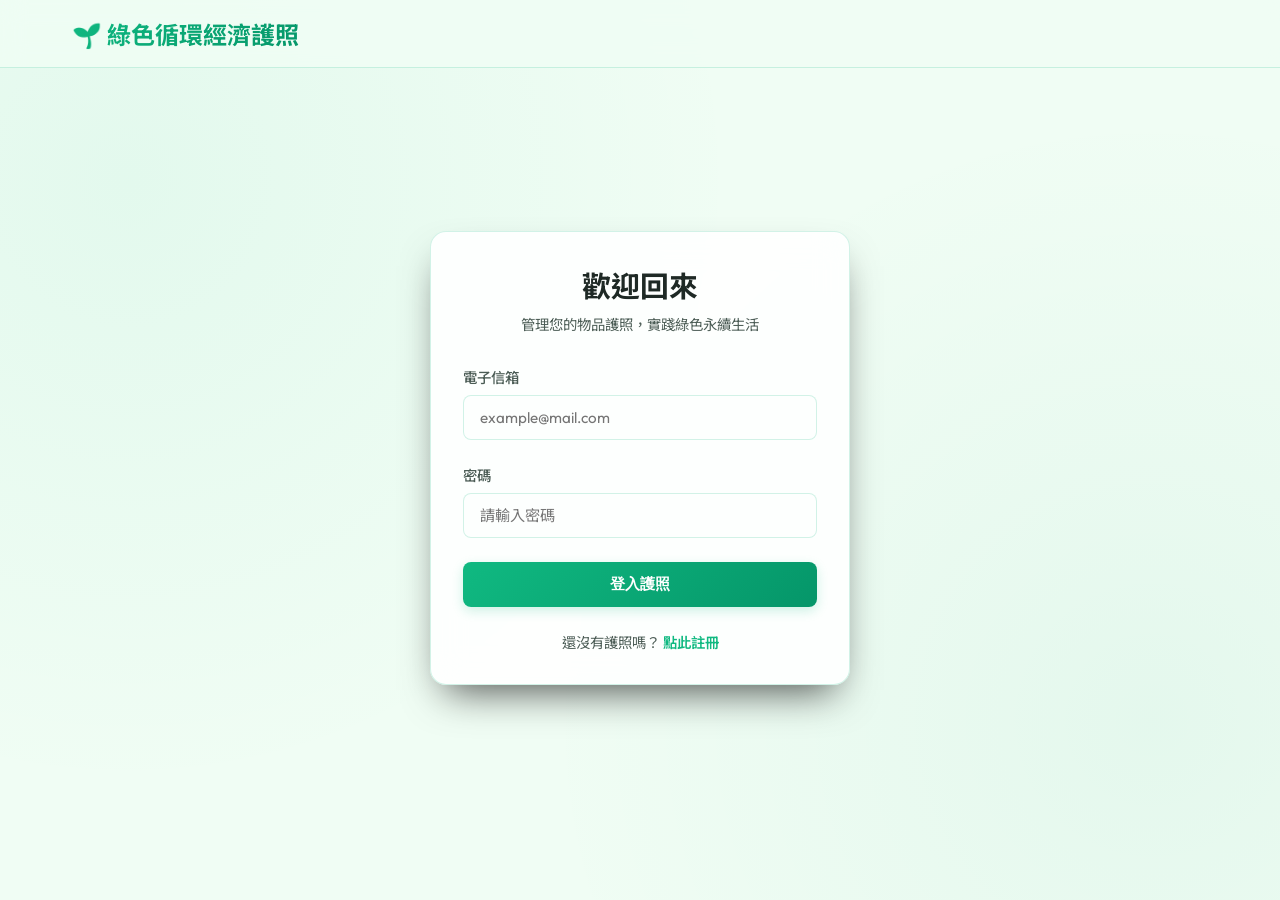
<file: frontend/index.html>
<!DOCTYPE html>
<html lang="zh-TW">
<head>
    <meta charset="UTF-8">
    <meta name="viewport" content="width=device-width, initial-scale=1.0">
    <title>登入 | 綠色循環經濟護照</title>
    <link rel="stylesheet" href="css/style.css">
</head>
<body>

    <header>
        <div class="nav-container">
            <div class="logo">
                🌱 綠色循環經濟護照
            </div>
        </div>
    </header>

    <main class="auth-wrapper">
        <div class="glass-card auth-card" id="authCard">
            <!-- 登入表單 -->
            <div id="loginFormSection">
                <div class="auth-header">
                    <h2>歡迎回來</h2>
                    <p style="color: var(--text-muted); font-size: 0.9rem;">管理您的物品護照，實踐綠色永續生活</p>
                </div>
                
                <form id="loginForm">
                    <div class="form-group">
                        <label for="loginEmail">電子信箱</label>
                        <input type="email" id="loginEmail" class="form-control" placeholder="example@mail.com" required>
                    </div>
                    <div class="form-group">
                        <label for="loginPassword">密碼</label>
                        <input type="password" id="loginPassword" class="form-control" placeholder="請輸入密碼" required minlength="8">
                    </div>
                    <div id="loginError" style="color: #ef4444; font-size: 0.85rem; margin-bottom: 1rem; display: none;"></div>
                    <button type="submit" class="btn-primary" style="width: 100%;">登入護照</button>
                </form>

                <div class="auth-toggle">
                    還沒有護照嗎？ <a onclick="toggleAuth(true)">點此註冊</a>
                </div>
            </div>

            <!-- 註冊表單 -->
            <div id="registerFormSection" style="display: none;">
                <div class="auth-header">
                    <h2>建立循環護照</h2>
                    <p style="color: var(--text-muted); font-size: 0.9rem;">開始為您的物品建立專屬數位履歷</p>
                </div>

                <form id="registerForm">
                    <div class="form-group">
                        <label for="regUsername">使用者名稱</label>
                        <input type="text" id="regUsername" class="form-control" placeholder="請輸入名稱" required>
                    </div>
                    <div class="form-group">
                        <label for="regEmail">電子信箱</label>
                        <input type="email" id="regEmail" class="form-control" placeholder="example@mail.com" required>
                    </div>
                    <div class="form-group">
                        <label for="regPassword">密碼 (至少 8 碼)</label>
                        <input type="password" id="regPassword" class="form-control" placeholder="設定您的安全密碼" required minlength="8">
                    </div>
                    <div class="form-group">
                        <label for="regLocation">粗略位置 (選填，作為互助看板距離基準)</label>
                        <div style="display: flex; gap: 0.5rem;">
                            <input type="text" id="regLocation" class="form-control" placeholder="可填郵遞區號，或使用定位">
                            <button type="button" class="btn-primary btn-sm" id="btnGetLocation" style="white-space: nowrap; padding: 0 1rem;">取得定位</button>
                        </div>
                        <small style="color: var(--text-muted); font-size: 0.75rem; margin-top: 0.25rem; display: block;">我們僅會模糊化儲存坐標，以保護您的住家隱私。</small>
                    </div>
                    <div id="registerError" style="color: #ef4444; font-size: 0.85rem; margin-bottom: 1rem; display: none;"></div>
                    <button type="submit" class="btn-primary" style="width: 100%;">註冊並開通</button>
                </form>

                <div class="auth-toggle">
                    已經有護照了？ <a onclick="toggleAuth(false)">點此登入</a>
                </div>
            </div>
        </div>
    </main>

    <script src="js/main.js?v=2026071901"></script>
    <script>
        // 頁面內簡單的表單切換邏輯
        function toggleAuth(showRegister) {
            document.getElementById('loginFormSection').style.display = showRegister ? 'none' : 'block';
            document.getElementById('registerFormSection').style.display = showRegister ? 'block' : 'none';
            document.getElementById('loginError').style.display = 'none';
            document.getElementById('registerError').style.display = 'none';
        }
    </script>
</body>
</html>
</file>
<file: frontend/css/style.css>
/* 綠色循環經濟護照 (Green Cycle Passport) 樣式表 */
@import url('https://fonts.googleapis.com/css2?family=Outfit:wght@300;400;500;600;700&family=Noto+Sans+TC:wght@300;400;500;700&display=swap');

:root {
    --bg-dark: #f0fdf4; /* 清新極淡草綠底色 */
    --bg-card: rgba(255, 255, 255, 0.88); /* 白色半透玻璃卡片 */
    --bg-card-hover: rgba(255, 255, 255, 0.98);
    --primary: #10b981; /* 循環綠 */
    --primary-glow: rgba(16, 185, 129, 0.15);
    --secondary: #059669; /* 深翠綠 */
    --accent: #d97706; /* 警告黃褐 (深色亮底，提高易讀性) */
    --text-main: #1e2925; /* 深墨綠近黑色，擁有高對比度可讀性 */
    --text-muted: #4b5c55; /* 深灰綠色 */
    --border-color: rgba(16, 185, 129, 0.18); /* 淡翠綠邊框 */
    --radius: 16px;
    --transition: all 0.3s cubic-bezier(0.4, 0, 0.2, 1);
}

* {
    margin: 0;
    padding: 0;
    box-sizing: border-box;
}

body {
    font-family: 'Outfit', 'Noto Sans TC', sans-serif;
    background-color: var(--bg-dark);
    color: var(--text-main);
    min-height: 100vh;
    overflow-x: hidden;
    background-image: 
        radial-gradient(circle at 10% 20%, rgba(16, 185, 129, 0.06) 0%, transparent 45%),
        radial-gradient(circle at 90% 80%, rgba(5, 150, 105, 0.05) 0%, transparent 45%);
    background-attachment: fixed;
}

/* 導覽列 */
header {
    background: rgba(240, 253, 244, 0.88); /* 亮淡綠色半透 */
    backdrop-filter: blur(12px);
    -webkit-backdrop-filter: blur(12px);
    border-bottom: 1px solid var(--border-color);
    position: sticky;
    top: 0;
    z-index: 100;
}

.nav-container {
    max-width: 1200px;
    margin: 0 auto;
    padding: 1rem 2rem;
    display: flex;
    justify-content: space-between;
    align-items: center;
}

.logo {
    font-size: 1.5rem;
    font-weight: 700;
    background: linear-gradient(135deg, var(--primary), var(--secondary));
    -webkit-background-clip: text;
    -webkit-text-fill-color: transparent;
    display: flex;
    align-items: center;
    gap: 0.5rem;
    cursor: pointer;
}

.nav-links {
    display: flex;
    gap: 1.5rem;
    list-style: none;
    align-items: center;
}

.nav-links a {
    color: var(--text-muted);
    text-decoration: none;
    font-weight: 500;
    font-size: 0.95rem;
    transition: var(--transition);
    padding: 0.5rem 1rem;
    border-radius: 8px;
}

.nav-links a:hover, .nav-links a.active {
    color: var(--text-main);
    background: rgba(255, 255, 255, 0.05);
}

.btn-logout {
    background: transparent;
    border: 1px solid rgba(239, 68, 68, 0.4);
    color: #ef4444;
    padding: 0.5rem 1rem;
    border-radius: 8px;
    cursor: pointer;
    font-weight: 500;
    transition: var(--transition);
}

.btn-logout:hover {
    background: rgba(239, 68, 68, 0.1);
}

/* 主容器 */
main {
    max-width: 1200px;
    margin: 0 auto;
    padding: 2.5rem 2rem;
}

/* 玻璃磨砂卡片 */
.glass-card {
    background: var(--bg-card);
    backdrop-filter: blur(16px);
    -webkit-backdrop-filter: blur(16px);
    border: 1px solid var(--border-color);
    border-radius: var(--radius);
    padding: 2rem;
    transition: var(--transition);
}

.glass-card:hover {
    border-color: rgba(16, 185, 129, 0.2);
    box-shadow: 0 10px 30px -10px rgba(0, 0, 0, 0.5);
}

.esg-dashboard-card {
    transition: transform 0.25s ease, border-color 0.25s ease, box-shadow 0.25s ease;
}

.esg-dashboard-card:hover {
    transform: translateY(-3px);
    border-color: var(--primary) !important;
    box-shadow: 0 12px 35px -8px rgba(16, 185, 129, 0.25);
}

/* 表單控制 */
.form-group {
    margin-bottom: 1.5rem;
}

.form-group label {
    display: block;
    font-size: 0.9rem;
    font-weight: 500;
    margin-bottom: 0.5rem;
    color: var(--text-muted);
}

.form-control {
    width: 100%;
    background: rgba(255, 255, 255, 0.03);
    border: 1px solid var(--border-color);
    border-radius: 8px;
    padding: 0.75rem 1rem;
    color: var(--text-main);
    font-family: inherit;
    font-size: 0.95rem;
    transition: var(--transition);
}

.form-control:focus {
    outline: none;
    border-color: var(--primary);
    box-shadow: 0 0 0 3px var(--primary-glow);
    background: rgba(255, 255, 255, 0.05);
}

/* 按鈕樣式 */
.btn-primary {
    background: linear-gradient(135deg, var(--primary), #059669);
    color: #fff;
    border: none;
    padding: 0.75rem 1.5rem;
    font-size: 0.95rem;
    font-weight: 600;
    border-radius: 8px;
    cursor: pointer;
    transition: var(--transition);
    box-shadow: 0 4px 12px rgba(16, 185, 129, 0.2);
}

.btn-primary:hover {
    transform: translateY(-2px);
    box-shadow: 0 6px 20px rgba(16, 185, 129, 0.35);
}

.btn-primary:active {
    transform: translateY(0);
}

/* 登入頁排版 */
.auth-wrapper {
    display: flex;
    justify-content: center;
    align-items: center;
    min-height: calc(100vh - 120px);
}

.auth-card {
    width: 100%;
    max-width: 420px;
    box-shadow: 0 20px 40px -15px rgba(0, 0, 0, 0.7);
}

.auth-header {
    text-align: center;
    margin-bottom: 2rem;
}

.auth-header h2 {
    font-size: 1.8rem;
    font-weight: 700;
    margin-bottom: 0.5rem;
}

.auth-toggle {
    text-align: center;
    margin-top: 1.5rem;
    font-size: 0.9rem;
    color: var(--text-muted);
}

.auth-toggle a {
    color: var(--primary);
    text-decoration: none;
    font-weight: 600;
    cursor: pointer;
}

/* 物品卡片 Grid */
.items-grid {
    display: grid;
    grid-template-columns: repeat(auto-fill, minmax(320px, 1fr));
    gap: 2rem;
    margin-top: 2rem;
}

.item-card {
    display: flex;
    flex-direction: column;
    height: 100%;
    padding: 0;
    overflow: hidden;
}

.item-img-wrapper {
    width: 100%;
    height: 200px;
    background: rgba(255, 255, 255, 0.02);
    border-bottom: 1px solid var(--border-color);
    display: flex;
    align-items: center;
    justify-content: center;
    overflow: hidden;
    position: relative;
}

.item-img-wrapper img {
    width: 100%;
    height: 100%;
    object-fit: cover;
}

.item-img-placeholder {
    font-size: 3.5rem;
    opacity: 0.2;
}

.item-content {
    padding: 1.5rem;
    display: flex;
    flex-direction: column;
    flex-grow: 1;
}

.item-title {
    font-size: 1.2rem;
    font-weight: 600;
    margin-bottom: 0.5rem;
    display: flex;
    justify-content: space-between;
    align-items: center;
}

.item-badge {
    font-size: 0.75rem;
    padding: 0.25rem 0.6rem;
    border-radius: 99px;
    font-weight: 600;
}

.badge-good { background: rgba(16, 185, 129, 0.15); color: #34d399; }
.badge-fair { background: rgba(245, 158, 11, 0.15); color: #fbbf24; }
.badge-repair { background: rgba(239, 68, 68, 0.15); color: #f87171; }

.item-details {
    font-size: 0.85rem;
    color: var(--text-muted);
    margin-bottom: 1rem;
    line-height: 1.5;
}

.health-bar-container {
    margin: 1rem 0;
}

.health-bar-label {
    display: flex;
    justify-content: space-between;
    font-size: 0.8rem;
    margin-bottom: 0.25rem;
}

.health-bar-bg {
    width: 100%;
    height: 6px;
    background: rgba(255, 255, 255, 0.1);
    border-radius: 99px;
    overflow: hidden;
}

.health-bar-fill {
    height: 100%;
    background: linear-gradient(90deg, var(--primary), var(--secondary));
    border-radius: 99px;
    width: 100%;
    transition: var(--transition);
}

.item-actions {
    display: flex;
    gap: 1rem;
    margin-top: auto;
    padding-top: 1rem;
    border-top: 1px solid var(--border-color);
}

.btn-sm {
    padding: 0.4rem 0.8rem;
    font-size: 0.8rem;
    border-radius: 6px;
}

/* 提醒彈出 Modal */
.modal {
    position: fixed;
    top: 0;
    left: 0;
    width: 100%;
    height: 100%;
    background: rgba(0, 0, 0, 0.6);
    backdrop-filter: blur(4px);
    display: flex;
    align-items: flex-start;
    justify-content: center;
    opacity: 0;
    pointer-events: none;
    transition: var(--transition);
    z-index: 1000;
    overflow-y: auto;
    padding: 3rem 0;
}

.modal.active {
    opacity: 1;
    pointer-events: auto;
}

.modal-content {
    background: #fbfdfc; /* 亮白色底色 */
    border: 1px solid var(--border-color);
    border-radius: var(--radius);
    width: 90%;
    max-width: 500px;
    padding: 2rem;
    position: relative;
    transform: translateY(20px);
    transition: var(--transition);
}

.modal.active .modal-content {
    transform: translateY(0);
}

.modal-header {
    display: flex;
    justify-content: space-between;
    align-items: center;
    margin-bottom: 1.5rem;
}

.modal-title {
    font-size: 1.3rem;
    font-weight: 600;
    color: var(--accent);
    display: flex;
    align-items: center;
    gap: 0.5rem;
}

.btn-close {
    background: transparent;
    border: none;
    color: var(--text-muted);
    font-size: 1.5rem;
    cursor: pointer;
    transition: var(--transition);
}

.btn-close:hover {
    color: var(--text-main);
}

/* 看板列表與發文 */
.board-header {
    display: flex;
    justify-content: space-between;
    align-items: center;
    margin-bottom: 2rem;
}

.post-card {
    margin-bottom: 1.5rem;
}

.post-header {
    display: flex;
    justify-content: space-between;
    align-items: center;
    margin-bottom: 1rem;
}

.post-author {
    font-weight: 600;
    color: var(--secondary);
}

.post-dist {
    font-size: 0.8rem;
    background: rgba(59, 130, 246, 0.1);
    color: #60a5fa;
    padding: 0.2rem 0.5rem;
    border-radius: 4px;
}

.post-body {
    font-size: 0.95rem;
    line-height: 1.6;
    margin-bottom: 1rem;
}

/* 響應式佈局適配 */
@media (max-width: 768px) {
    .nav-container {
        flex-direction: column;
        gap: 1rem;
        padding: 1rem;
    }
    
    .nav-links {
        width: 100%;
        justify-content: center;
    }

    main {
        padding: 1.5rem 1rem;
    }
    
    .board-header {
        flex-direction: column;
        align-items: flex-start;
        gap: 1rem;
    }
}
</file>
